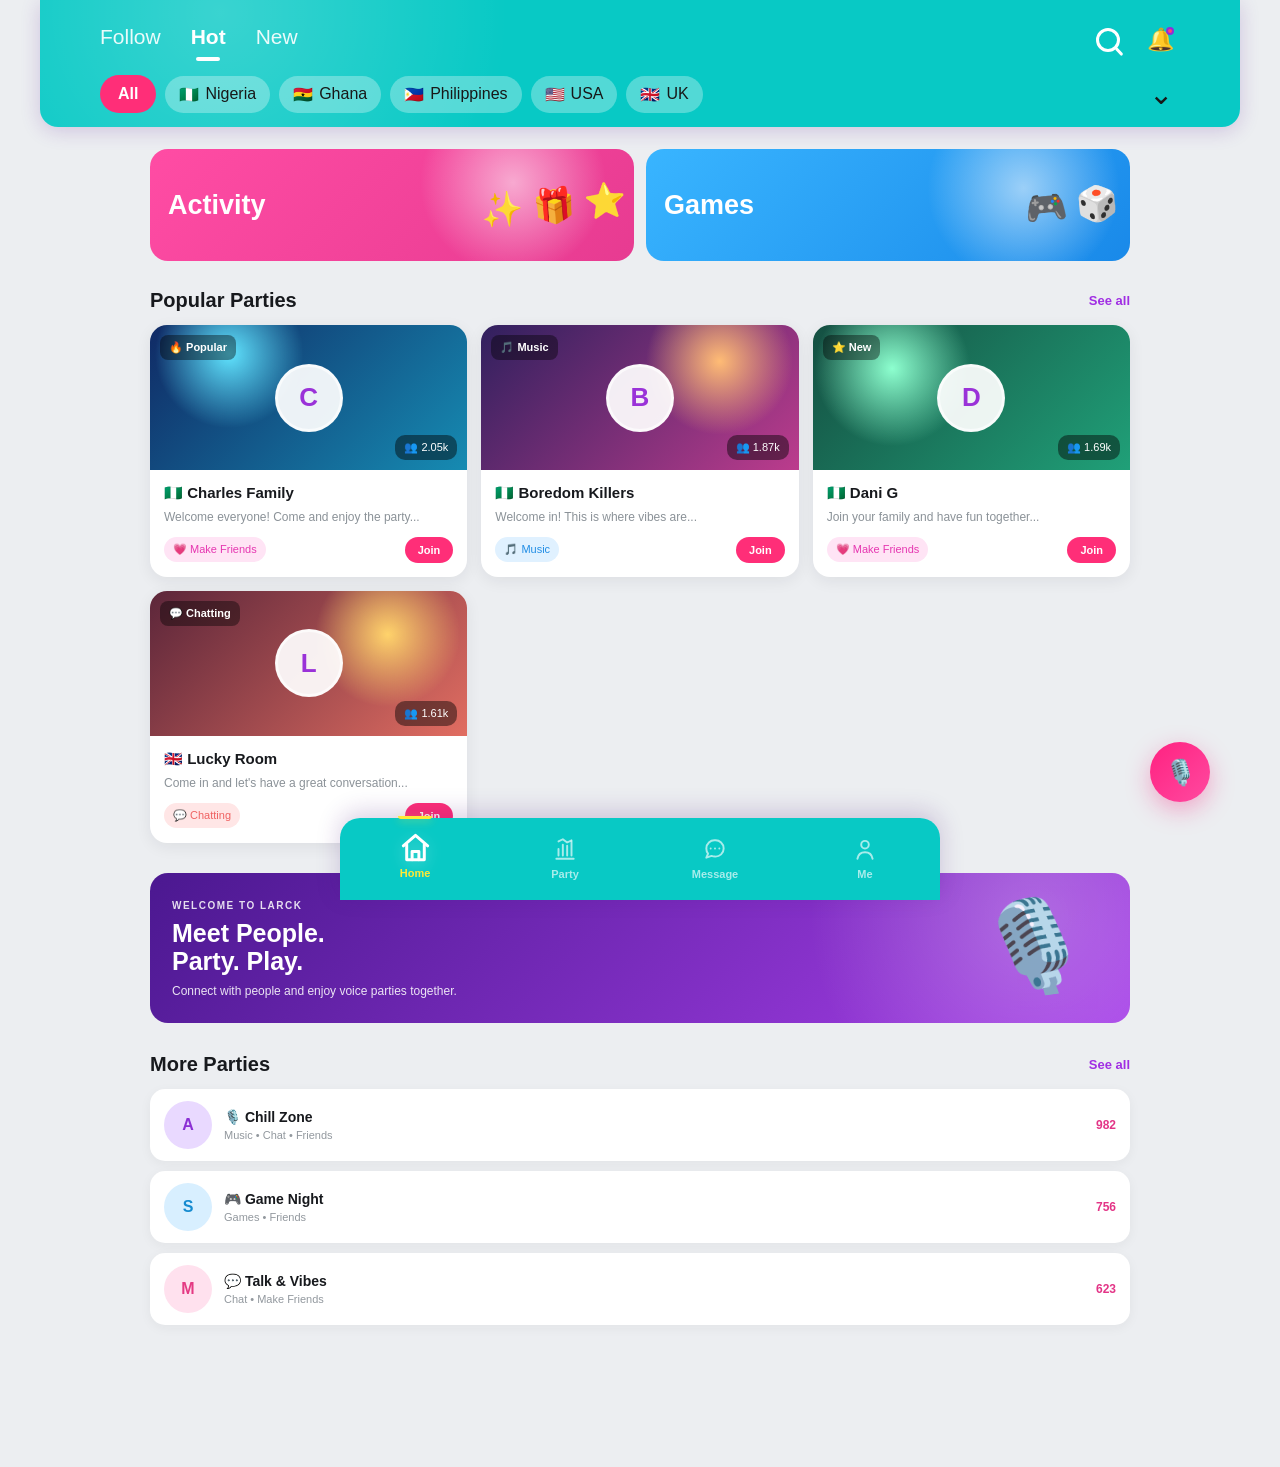
<file: page2.html>
<!DOCTYPE html>
<html lang="en">

<head>
    <meta charset="UTF-8">
    <meta name="viewport" content="width=device-width, initial-scale=1.0">

    <title>LARCK - Home</title>

    <link rel="stylesheet" href="page2.css">
</head>

<body>

    <!-- =====================================
         TOP AREA
    ====================================== -->

    <header class="home-header">

        <div class="top-navigation">

            <div class="home-tabs">

                <button class="top-tab" data-tab="follow">
                    Follow
                </button>

                <button class="top-tab active" data-tab="hot">
                    Hot
                </button>

                <button class="top-tab" data-tab="new">
                    New
                </button>

            </div>


            <div class="header-icons">

                <button class="icon-button" id="searchButton">
                    <span class="search-icon"></span>
                </button>

                <button class="icon-button" id="notificationButton">
                    <span class="notification-icon">🔔</span>
                    <span class="notification-dot"></span>
                </button>

            </div>

        </div>


        <!-- =====================================
             COUNTRY FILTER
        ====================================== -->

        <div class="country-area">

            <button class="country-all active" id="allCountryButton">
                All
            </button>


            <div class="country-scroll" id="countryScroll">

                <button class="country-button">
                    🇳🇬 <span>Nigeria</span>
                </button>

                <button class="country-button">
                    🇬🇭 <span>Ghana</span>
                </button>

                <button class="country-button">
                    🇵🇭 <span>Philippines</span>
                </button>

                <button class="country-button">
                    🇺🇸 <span>USA</span>
                </button>

                <button class="country-button">
                    🇬🇧 <span>UK</span>
                </button>

            </div>


            <button class="country-more" id="countryMoreButton">
               ⌄
            </button>

        </div>

    </header>


    <!-- =====================================
         MAIN CONTENT
    ====================================== -->

    <main class="home-content">


        <!-- =====================================
             FEATURE CARDS
        ====================================== -->

        <section class="feature-section">

            <button class="feature-card activity-card" id="activityButton">

                <div class="feature-text">
                    Activity
                </div>

                <div class="feature-illustration activity-art">
                    ✨
                    🎁
                    ⭐
                </div>

            </button>


            <button class="feature-card games-card" id="gamesButton">

                <div class="feature-text">
                    Games
                </div>

                <div class="feature-illustration games-art">
                    🎮
                    🎲
                </div>

            </button>

        </section>


        <!-- =====================================
             POPULAR PARTY
        ====================================== -->

        <section class="home-section">

            <div class="section-title">

                <h2>Popular Parties</h2>

                <button class="see-all-button" id="popularSeeAll">
                    See all
                </button>

            </div>


            <div class="party-grid">


                <!-- PARTY CARD 1 -->

                <article class="home-party-card">

                    <div class="party-cover cover-one">

                        <span class="party-badge">
                            🔥 Popular
                        </span>

                        <div class="room-host-avatar">
                            C
                        </div>

                        <span class="room-viewers">
                            👥 2.05k
                        </span>

                    </div>


                    <div class="party-card-content">

                        <div class="party-title-row">

                            <h3>
                                🇳🇬 Charles Family
                            </h3>

                        </div>

                        <p class="party-description">
                            Welcome everyone! Come and enjoy the party...
                        </p>


                        <div class="party-bottom">

                            <span class="party-category friends">
                                💗 Make Friends
                            </span>

                            <button class="join-room">
                                Join
                            </button>

                        </div>

                    </div>

                </article>


                <!-- PARTY CARD 2 -->

                <article class="home-party-card">

                    <div class="party-cover cover-two">

                        <span class="party-badge">
                            🎵 Music
                        </span>

                        <div class="room-host-avatar">
                            B
                        </div>

                        <span class="room-viewers">
                            👥 1.87k
                        </span>

                    </div>


                    <div class="party-card-content">

                        <h3>
                            🇳🇬 Boredom Killers
                        </h3>

                        <p class="party-description">
                            Welcome in! This is where vibes are...
                        </p>


                        <div class="party-bottom">

                            <span class="party-category music">
                                🎵 Music
                            </span>

                            <button class="join-room">
                                Join
                            </button>

                        </div>

                    </div>

                </article>


                <!-- PARTY CARD 3 -->

                <article class="home-party-card">

                    <div class="party-cover cover-three">

                        <span class="party-badge">
                            ⭐ New
                        </span>

                        <div class="room-host-avatar">
                            D
                        </div>

                        <span class="room-viewers">
                            👥 1.69k
                        </span>

                    </div>


                    <div class="party-card-content">

                        <h3>
                            🇳🇬 Dani G
                        </h3>

                        <p class="party-description">
                            Join your family and have fun together...
                        </p>


                        <div class="party-bottom">

                            <span class="party-category friends">
                                💗 Make Friends
                            </span>

                            <button class="join-room">
                                Join
                            </button>

                        </div>

                    </div>

                </article>


                <!-- PARTY CARD 4 -->

                <article class="home-party-card">

                    <div class="party-cover cover-four">

                        <span class="party-badge">
                            💬 Chatting
                        </span>

                        <div class="room-host-avatar">
                            L
                        </div>

                        <span class="room-viewers">
                            👥 1.61k
                        </span>

                    </div>


                    <div class="party-card-content">

                        <h3>
                            🇬🇧 Lucky Room
                        </h3>

                        <p class="party-description">
                            Come in and let's have a great conversation...
                        </p>


                        <div class="party-bottom">

                            <span class="party-category chatting">
                                💬 Chatting
                            </span>

                            <button class="join-room">
                                Join
                            </button>

                        </div>

                    </div>

                </article>


            </div>

        </section>


        <!-- =====================================
             PROMOTIONAL BANNER
        ====================================== -->

        <section class="promo-section">

            <div class="promo-banner">

                <div class="promo-content">

                    <span class="promo-small">
                        WELCOME TO LARCK
                    </span>

                    <h2>
                        Meet People.<br>
                        Party. Play.
                    </h2>

                    <p>
                        Connect with people and enjoy
                        voice parties together.
                    </p>

                </div>


                <div class="promo-symbol">
                    🎙️
                </div>

            </div>

        </section>


        <!-- =====================================
             MORE PARTIES
        ====================================== -->

        <section class="home-section">

            <div class="section-title">

                <h2>More Parties</h2>

                <button class="see-all-button">
                    See all
                </button>

            </div>


            <div class="compact-party-list">

                <div class="compact-party">

                    <div class="compact-avatar">
                        A
                    </div>

                    <div class="compact-info">

                        <h3>
                            🎙️ Chill Zone
                        </h3>

                        <p>
                            Music • Chat • Friends
                        </p>

                    </div>

                    <span class="compact-viewers">
                        982
                    </span>

                </div>


                <div class="compact-party">

                    <div class="compact-avatar avatar-two">
                        S
                    </div>

                    <div class="compact-info">

                        <h3>
                            🎮 Game Night
                        </h3>

                        <p>
                            Games • Friends
                        </p>

                    </div>

                    <span class="compact-viewers">
                        756
                    </span>

                </div>


                <div class="compact-party">

                    <div class="compact-avatar avatar-three">
                        M
                    </div>

                    <div class="compact-info">

                        <h3>
                            💬 Talk & Vibes
                        </h3>

                        <p>
                            Chat • Make Friends
                        </p>

                    </div>

                    <span class="compact-viewers">
                        623
                    </span>

                </div>

            </div>

        </section>


    </main>


    <!-- =====================================
         CREATE PARTY BUTTON
    ====================================== -->

    <button class="create-party-button" id="createPartyButton">

        <span>🎙️</span>

    </button>


    <!-- =====================================
     FANCY BOTTOM NAVIGATION
====================================== -->

<nav class="bottom-navigation">

    <!-- HOME -->

    <button class="bottom-nav-item active" data-page="home">

        <span class="bottom-icon">

            <svg viewBox="0 0 24 24" aria-hidden="true">
                <path d="M3 10.8L12 3l9 7.8"></path>
                <path d="M5.5 9.8V21h13V9.8"></path>
                <path d="M9.5 21v-6h5v6"></path>
            </svg>

        </span>

        <span class="bottom-label">
            Home
        </span>

    </button>


    <!-- PARTY -->

    <button class="bottom-nav-item" data-page="party">

        <span class="bottom-icon">

            <svg viewBox="0 0 24 24" aria-hidden="true">
                <path d="M4 21h16"></path>
                <path d="M6 18v-6"></path>
                <path d="M10 18V8"></path>
                <path d="M14 18v-9"></path>
                <path d="M18 18V5"></path>
                <path d="M6 5l4-2 4 3 4-2"></path>
            </svg>

        </span>

        <span class="bottom-label">
            Party
        </span>

    </button>


    <!-- MESSAGE -->

    <button class="bottom-nav-item" data-page="message">

        <span class="bottom-icon">

            <svg viewBox="0 0 24 24" aria-hidden="true">
                <path d="M20 11.5a7.5 7.5 0 0 1-8 7.5
                         8.6 8.6 0 0 1-3.2-.6
                         L4 20l1.6-3.8
                         A7.1 7.1 0 0 1 4 11.5
                         7.5 7.5 0 0 1 12 4
                         7.5 7.5 0 0 1 20 11.5Z">
                </path>

                <path d="M8 11.5h.01"></path>
                <path d="M12 11.5h.01"></path>
                <path d="M16 11.5h.01"></path>
            </svg>

        </span>

        <span class="bottom-label">
            Message
        </span>

    </button>


    <!-- ME -->

    <button class="bottom-nav-item" data-page="me">

        <span class="bottom-icon">

            <svg viewBox="0 0 24 24" aria-hidden="true">
                <circle cx="12" cy="8" r="3.5"></circle>
                <path d="M5 21c.7-4 3.2-6 7-6s6.3 2 7 6"></path>
            </svg>

        </span>

        <span class="bottom-label">
            Me
        </span>

    </button>

</nav>

    <!-- =====================================
         COUNTRY POPUP
    ====================================== -->

    <div class="popup-overlay" id="countryPopup">

        <div class="country-popup">

            <button class="popup-close" id="closeCountryPopup">
                ×
            </button>

            <h2>Select Country</h2>

            <p>
                Discover parties from different countries.
            </p>


            <div class="all-countries">

                <button>🌍 All</button>
                <button>🇳🇬 Nigeria</button>
                <button>🇬🇭 Ghana</button>
                <button>🇰🇪 Kenya</button>
                <button>🇿🇦 South Africa</button>
                <button>🇺🇸 United States</button>
                <button>🇬🇧 United Kingdom</button>
                <button>🇨🇦 Canada</button>
                <button>🇵🇭 Philippines</button>
                <button>🇮🇳 India</button>
                <button>🇨🇳 China</button>
                <button>🇯🇵 Japan</button>
                <button>🇰🇷 South Korea</button>
                <button>🇦🇪 United Arab Emirates</button>
                <button>🇸🇦 Saudi Arabia</button>
                <button>🇹🇷 Turkey</button>
                <button>🇩🇪 Germany</button>
                <button>🇫🇷 France</button>
                <button>🇮🇹 Italy</button>
                <button>🇪🇸 Spain</button>

            </div>

        </div>

    </div>


    <!-- =====================================
         SEARCH POPUP
    ====================================== -->

    <div class="popup-overlay" id="searchPopup">

        <div class="search-popup">

            <button class="popup-close" id="closeSearchPopup">
                ×
            </button>

            <h2>Search LARCK</h2>

            <div class="search-box">

                <span class="search-icon"></span>

                <input
                    type="text"
                    id="searchInput"
                    placeholder="Search parties or people..."
                >

            </div>

            <p id="searchMessage">
                Search for a party, host or room.
            </p>

        </div>

    </div>


    <!-- =====================================
         JAVASCRIPT
    ====================================== -->

    <script src="page2.js"></script>

    <script src="room-presence.js"></script>

</body>

</html>
</file>
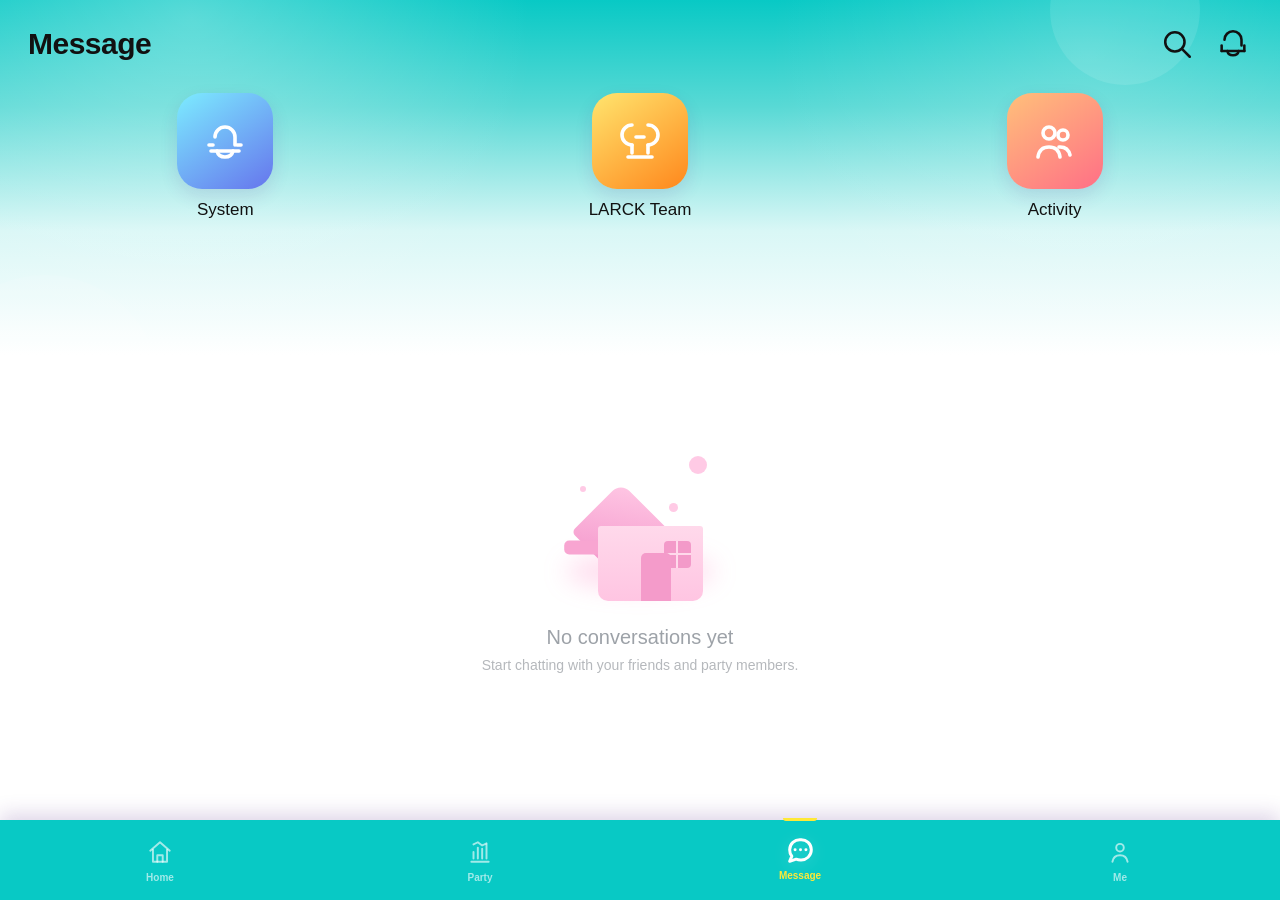
<file: page4.html>
<!DOCTYPE html>
<html lang="en">

<head>

    <meta charset="UTF-8">

    <meta
        name="viewport"
        content="width=device-width, initial-scale=1.0"
    >

    <title>LARCK - Messages</title>

    <link rel="stylesheet" href="page4.css">

</head>


<body>


<!-- =========================================
     MESSAGE HEADER
========================================= -->

<header class="message-header">

    <div class="message-top">

        <h1>
            Message
        </h1>


        <div class="message-actions">

            <!-- SEARCH -->

            <button
                class="message-action"
                id="searchButton"
                aria-label="Search"
            >

                <svg viewBox="0 0 24 24">

                    <circle
                        cx="10.5"
                        cy="10.5"
                        r="6.8"
                    ></circle>

                    <path
                        d="M16 16l5 5"
                    ></path>

                </svg>

            </button>


            <!-- NOTIFICATION / SYSTEM -->

            <button
                class="message-action"
                id="notificationButton"
                aria-label="Notifications"
            >

                <svg viewBox="0 0 24 24">

                    <path
                        d="M6 9a6 6 0 0 1 12 0v4"
                    ></path>

                    <path
                        d="M4 17h16"
                    ></path>

                    <path
                        d="M8 17c.4 2 1.7 3 4 3s3.6-1 4-3"
                    ></path>

                    <path
                        d="M4 13v4"
                    ></path>

                    <path
                        d="M20 13v4"
                    ></path>

                </svg>

            </button>

        </div>

    </div>


    <!-- =====================================
         SPECIAL MESSAGE SHORTCUTS
    ====================================== -->

    <div class="message-shortcuts">


        <!-- SYSTEM -->

        <button
            class="shortcut-item"
            id="systemShortcut"
        >

            <div class="shortcut-icon system-icon">

                <svg viewBox="0 0 24 24">

                    <path
                        d="M7 10a5 5 0 0 1 10 0v4"
                    ></path>

                    <path
                        d="M5 17h14"
                    ></path>

                    <path
                        d="M8 17c.5 2 1.8 3 4 3s3.5-1 4-3"
                    ></path>

                    <path
                        d="M4 14h2"
                    ></path>

                    <path
                        d="M18 14h2"
                    ></path>

                </svg>

            </div>

            <span>
                System
            </span>

        </button>



        <!-- LARCK TEAM -->

        <button
            class="shortcut-item"
            id="teamShortcut"
        >

            <div class="shortcut-icon team-icon">

                <svg viewBox="0 0 24 24">

                    <path
                        d="M8 14a5 5 0 0 1 0-10"
                    ></path>

                    <path
                        d="M16 14a5 5 0 0 0 0-10"
                    ></path>

                    <path
                        d="M8 14v4"
                    ></path>

                    <path
                        d="M16 14v4"
                    ></path>

                    <path
                        d="M6 20h12"
                    ></path>

                    <path
                        d="M10 10h4"
                    ></path>

                </svg>

            </div>

            <span>
                LARCK Team
            </span>

        </button>



        <!-- ACTIVITY -->

        <button
            class="shortcut-item"
            id="activityShortcut"
        >

            <div class="shortcut-icon activity-icon">

                <svg viewBox="0 0 24 24">

                    <circle
                        cx="9"
                        cy="8"
                        r="3"
                    ></circle>

                    <circle
                        cx="16"
                        cy="9"
                        r="2.5"
                    ></circle>

                    <path
                        d="M3.5 20c.5-3.5 2.5-5 5.5-5s5 1.5 5.5 5"
                    ></path>

                    <path
                        d="M14 15c2.7-.2 4.8 1.2 5.5 4"
                    ></path>

                </svg>

            </div>

            <span>
                Activity
            </span>

        </button>


    </div>

</header>



<!-- =========================================
     MAIN MESSAGE AREA
========================================= -->

<main class="message-content">


    <!-- EMPTY CONVERSATION STATE -->

    <section
        class="empty-messages"
        id="emptyMessages"
    >

        <div class="empty-illustration">

            <div class="house-glow"></div>


            <div class="house">

                <div class="house-roof"></div>

                <div class="house-body">

                    <div class="house-window"></div>

                    <div class="house-door"></div>

                </div>

            </div>


            <span class="floating-dot dot-one"></span>

            <span class="floating-dot dot-two"></span>

            <span class="floating-dot dot-three"></span>

        </div>


        <h2>
            No conversations yet
        </h2>

        <p>
            Start chatting with your friends
            and party members.
        </p>

    </section>



    <!-- =====================================
         CONVERSATION LIST
         Hidden until conversations exist
    ====================================== -->

    <section
        class="conversation-list"
        id="conversationList"
    >

        <!-- Conversations will be added here
             when the LARCK messaging system
             is connected. -->

    </section>

</main>



<!-- =========================================
     SEARCH POPUP
========================================= -->

<div
    class="popup-overlay"
    id="searchPopup"
>

    <div class="search-card">

        <button
            class="close-popup"
            id="closeSearch"
        >
            ×
        </button>

        <h2>
            Search Messages
        </h2>

        <div class="search-box">

            <svg viewBox="0 0 24 24">

                <circle
                    cx="10.5"
                    cy="10.5"
                    r="6.8"
                ></circle>

                <path
                    d="M16 16l5 5"
                ></path>

            </svg>

            <input
                type="text"
                id="messageSearch"
                placeholder="Search conversations..."
            >

        </div>

        <p id="searchMessage">
            Search for a friend or conversation.
        </p>

    </div>

</div>



<!-- =========================================
     SYSTEM POPUP
========================================= -->

<div
    class="popup-overlay"
    id="systemPopup"
>

    <div class="info-card">

        <button
            class="close-popup"
            id="closeSystem"
        >
            ×
        </button>

        <div class="info-card-icon system-icon">

            <svg viewBox="0 0 24 24">

                <path
                    d="M7 10a5 5 0 0 1 10 0v4"
                ></path>

                <path
                    d="M5 17h14"
                ></path>

                <path
                    d="M8 17c.5 2 1.8 3 4 3s3.5-1 4-3"
                ></path>

            </svg>

        </div>

        <h2>
            System
        </h2>

        <p>
            LARCK system notifications and
            important account updates will
            appear here.
        </p>

    </div>

</div>



<!-- =========================================
     LARCK TEAM POPUP
========================================= -->

<div
    class="popup-overlay"
    id="teamPopup"
>

    <div class="info-card">

        <button
            class="close-popup"
            id="closeTeam"
        >
            ×
        </button>

        <div class="info-card-icon team-icon">

            <svg viewBox="0 0 24 24">

                <path
                    d="M8 14a5 5 0 0 1 0-10"
                ></path>

                <path
                    d="M16 14a5 5 0 0 0 0-10"
                ></path>

                <path
                    d="M8 14v4"
                ></path>

                <path
                    d="M16 14v4"
                ></path>

                <path
                    d="M6 20h12"
                ></path>

            </svg>

        </div>

        <h2>
            LARCK Team
        </h2>

        <p>
            Official messages, support and
            important announcements from
            the LARCK team will appear here.
        </p>

    </div>

</div>



<!-- =========================================
     ACTIVITY POPUP
========================================= -->

<div
    class="popup-overlay"
    id="activityPopup"
>

    <div class="info-card">

        <button
            class="close-popup"
            id="closeActivity"
        >
            ×
        </button>

        <div class="info-card-icon activity-icon">

            <svg viewBox="0 0 24 24">

                <circle
                    cx="9"
                    cy="8"
                    r="3"
                ></circle>

                <circle
                    cx="16"
                    cy="9"
                    r="2.5"
                ></circle>

                <path
                    d="M3.5 20c.5-3.5 2.5-5 5.5-5s5 1.5 5.5 5"
                ></path>

            </svg>

        </div>

        <h2>
            Activity
        </h2>

        <p>
            New followers, gifts, party
            invitations and other activities
            will appear here.
        </p>

    </div>

</div>



<!-- =========================================
     BOTTOM NAVIGATION
========================================= -->

<nav class="bottom-navigation">


    <!-- HOME -->

    <button
        class="bottom-nav-item"
        data-page="home"
    >

        <span class="bottom-icon">

            <svg viewBox="0 0 24 24">

                <path
                    d="M3 10.8L12 3l9 7.8"
                ></path>

                <path
                    d="M5.5 9.8V21h13V9.8"
                ></path>

                <path
                    d="M9.5 21v-6h5v6"
                ></path>

            </svg>

        </span>

        <span class="bottom-label">
            Home
        </span>

    </button>



    <!-- PARTY -->

    <button
        class="bottom-nav-item"
        data-page="party"
    >

        <span class="bottom-icon">

            <svg viewBox="0 0 24 24">

                <path
                    d="M4 21h16"
                ></path>

                <path
                    d="M6 18v-6"
                ></path>

                <path
                    d="M10 18V8"
                ></path>

                <path
                    d="M14 18v-9"
                ></path>

                <path
                    d="M18 18V5"
                ></path>

                <path
                    d="M6 5l4-2 4 3 4-2"
                ></path>

            </svg>

        </span>

        <span class="bottom-label">
            Party
        </span>

    </button>



    <!-- MESSAGE -->

    <button
        class="bottom-nav-item active"
        data-page="message"
    >

        <span class="bottom-icon">

            <svg viewBox="0 0 24 24">

                <path
                    d="M20 11.5a7.5 7.5 0 0 1-8 7.5
                    8.6 8.6 0 0 1-3.2-.6
                    L4 20l1.6-3.8
                    A7.1 7.1 0 0 1 4 11.5
                    7.5 7.5 0 0 1 12 4
                    7.5 7.5 0 0 1 20 11.5Z"
                ></path>

                <path
                    d="M8 11.5h.01"
                ></path>

                <path
                    d="M12 11.5h.01"
                ></path>

                <path
                    d="M16 11.5h.01"
                ></path>

            </svg>

        </span>

        <span class="bottom-label">
            Message
        </span>

    </button>



    <!-- ME -->

    <button
        class="bottom-nav-item"
        data-page="me"
    >

        <span class="bottom-icon">

            <svg viewBox="0 0 24 24">

                <circle
                    cx="12"
                    cy="8"
                    r="3.5"
                ></circle>

                <path
                    d="M5 21c.7-4 3.2-6 7-6
                    s6.3 2 7 6"
                ></path>

            </svg>

        </span>

        <span class="bottom-label">
            Me
        </span>

    </button>

</nav>



<script src="page4.js"></script>
<script src="room-presence.js"></script>

</body>

</html>
</file>
<file: page2.css>
/* =========================================
   LARCK HOME
========================================= */

* {
    margin: 0;
    padding: 0;
    box-sizing: border-box;
}

html {
    scroll-behavior: smooth;
}

body {
    font-family: Arial, Helvetica, sans-serif;
    background: #f5f6f8;
    color: #17191d;
    min-height: 100vh;
    padding-bottom: 82px;
}


/* =========================================
   HEADER
========================================= */

.home-header {
    width: 100%;
    position: sticky;
    top: 0;
    z-index: 50;

    background:
        radial-gradient(
            circle at 15% 10%,
            rgba(255, 255, 255, 0.20),
            transparent 28%
        ),
        linear-gradient(
            145deg,
            #08c9c5,
            #08c9c5 50%,
            #08c9c5
        );

    color: white;
    padding: 18px 18px 14px;

    box-shadow: 0 4px 20px rgba(90, 30, 150, 0.20);
}


/* =========================================
   TOP NAVIGATION
========================================= */

.top-navigation {
    display: flex;
    align-items: center;
    justify-content: space-between;
}

.home-tabs {
    display: flex;
    align-items: center;
    gap: 30px;
}

.top-tab {
    border: none;
    background: transparent;
    color: rgba(255, 255, 255, 0.90);

    font-size: 21px;
    font-weight: 500;

    padding: 7px 0 13px;

    position: relative;
    cursor: pointer;
}

.top-tab.active {
    color: white;
    font-weight: 700;
}

.top-tab.active::after {
    content: "";

    position: absolute;
    left: 50%;
    bottom: 1px;

    width: 24px;
    height: 4px;

    transform: translateX(-50%);

    background: white;

    border-radius: 10px;
}


.header-icons {
    display: flex;
    align-items: center;
    gap: 12px;
}

.icon-button {
    width: 40px;
    height: 40px;

    border: none;
    background: transparent;

    color: white;

    display: flex;
    align-items: center;
    justify-content: center;

    cursor: pointer;

    position: relative;
}


/* SEARCH ICON */

.search-icon {
    width: 24px;
    height: 24px;

    border: 3px solid currentColor;

    border-radius: 50%;

    display: block;

    position: relative;
}

.search-icon::after {
    content: "";

    position: absolute;

    width: 10px;
    height: 3px;

    background: currentColor;

    right: -7px;
    bottom: -4px;

    transform: rotate(48deg);

    border-radius: 5px;
}


/* NOTIFICATION */

.notification-icon {
    font-size: 22px;
}

.notification-dot {
    position: absolute;

    width: 8px;
    height: 8px;

    background: #ff426f;

    border-radius: 50%;

    top: 7px;
    right: 6px;

    border: 2px solid #8d2edb;
}


/* =========================================
   COUNTRY AREA
========================================= */

.country-area {
    display: flex;
    align-items: center;
    gap: 9px;

    margin-top: 13px;

    min-width: 0;
}

.country-all {
    flex-shrink: 0;

    border: none;

    background: #ff2e78;

    color: white;

    font-size: 16px;
    font-weight: 700;

    padding: 10px 18px;

    border-radius: 25px;

    cursor: pointer;
}

.country-scroll {
    display: flex;
    gap: 9px;

    overflow-x: auto;

    scrollbar-width: none;

    flex: 1;

    min-width: 0;
}

.country-scroll::-webkit-scrollbar {
    display: none;
}

.country-button {
    flex-shrink: 0;

    border: none;

    background: rgba(255, 255, 255, 0.30);

    color: #181818;

    padding: 9px 14px;

    border-radius: 25px;

    font-size: 16px;

    display: flex;
    align-items: center;

    gap: 6px;

    cursor: pointer;

    white-space: nowrap;
}

.country-more {
    flex-shrink: 0;

    width: 38px;
    height: 38px;

    border: none;

    background: transparent;

    color: #171717;

    font-size: 29px;

    cursor: pointer;
}


/* =========================================
   MAIN CONTENT
========================================= */

.home-content {
    width: 100%;
    max-width: 1100px;

    margin: auto;

    padding: 22px 18px 30px;
}


/* =========================================
   FEATURE CARDS
========================================= */

.feature-section {
    display: grid;

    grid-template-columns: 1fr 1fr;

    gap: 12px;

    margin-bottom: 28px;
}

.feature-card {
    height: 112px;

    border: none;

    border-radius: 18px;

    position: relative;

    overflow: hidden;

    display: flex;
    align-items: center;

    padding: 18px;

    cursor: pointer;

    text-align: left;

    transition: transform 0.2s ease;
}

.feature-card:hover {
    transform: translateY(-3px);
}

.activity-card {
    background:
        radial-gradient(
            circle at 75% 30%,
            rgba(255,255,255,.55),
            transparent 25%
        ),
        linear-gradient(
            135deg,
            #ff4ca4,
            #e73b91
        );
}

.games-card {
    background:
        radial-gradient(
            circle at 78% 35%,
            rgba(255,255,255,.55),
            transparent 25%
        ),
        linear-gradient(
            135deg,
            #39b5ff,
            #1989e9
        );
}

.feature-text {
    color: white;

    font-size: 27px;

    font-weight: 700;

    z-index: 2;
}

.feature-illustration {
    position: absolute;

    right: 8px;

    font-size: 34px;

    display: flex;
    align-items: center;

    gap: 4px;

    transform: rotate(-5deg);
}

.activity-art {
    right: 8px;
}

.games-art {
    right: 12px;
}


/* =========================================
   SECTION HEADINGS
========================================= */

.home-section {
    margin-bottom: 30px;
}

.section-title {
    display: flex;

    align-items: center;
    justify-content: space-between;

    margin-bottom: 13px;
}

.section-title h2 {
    font-size: 20px;
}

.see-all-button {
    border: none;

    background: transparent;

    color: #a02ee3;

    font-size: 13px;

    font-weight: 700;

    cursor: pointer;
}


/* =========================================
   PARTY GRID
========================================= */

.party-grid {
    display: grid;

    grid-template-columns: repeat(2, 1fr);

    gap: 14px;
}

.home-party-card {
    background: white;

    border-radius: 17px;

    overflow: hidden;

    box-shadow:
        0 4px 16px rgba(30, 30, 40, 0.07);

    transition: transform 0.2s ease;
}

.home-party-card:hover {
    transform: translateY(-3px);
}


/* =========================================
   PARTY COVER
========================================= */

.party-cover {
    height: 145px;

    position: relative;

    display: flex;

    align-items: center;
    justify-content: center;

    overflow: hidden;
}

.cover-one {
    background:
        radial-gradient(
            circle at 25% 20%,
            #60e4ff,
            transparent 28%
        ),
        linear-gradient(
            135deg,
            #102a65,
            #168bb2
        );
}

.cover-two {
    background:
        radial-gradient(
            circle at 75% 25%,
            #ffbc75,
            transparent 28%
        ),
        linear-gradient(
            135deg,
            #30205e,
            #bc3c8d
        );
}

.cover-three {
    background:
        radial-gradient(
            circle at 25% 30%,
            #8dffcf,
            transparent 30%
        ),
        linear-gradient(
            135deg,
            #154f42,
            #20a078
        );
}

.cover-four {
    background:
        radial-gradient(
            circle at 75% 30%,
            #ffd36b,
            transparent 28%
        ),
        linear-gradient(
            135deg,
            #5c263a,
            #e16d61
        );
}

.party-badge {
    position: absolute;

    left: 10px;
    top: 10px;

    padding: 6px 9px;

    background: rgba(0, 0, 0, 0.40);

    color: white;

    border-radius: 8px;

    font-size: 11px;

    font-weight: 700;
}

.room-host-avatar {
    width: 68px;
    height: 68px;

    border-radius: 50%;

    background: rgba(255, 255, 255, 0.92);

    color: #9a32d8;

    border: 3px solid rgba(255,255,255,.65);

    display: flex;
    align-items: center;
    justify-content: center;

    font-size: 26px;
    font-weight: 800;
}

.room-viewers {
    position: absolute;

    right: 10px;
    bottom: 10px;

    padding: 6px 9px;

    border-radius: 10px;

    background: rgba(0, 0, 0, 0.45);

    color: white;

    font-size: 11px;
}


/* =========================================
   PARTY INFORMATION
========================================= */

.party-card-content {
    padding: 14px;
}

.party-card-content h3 {
    font-size: 15px;

    margin-bottom: 7px;

    white-space: nowrap;

    overflow: hidden;

    text-overflow: ellipsis;
}

.party-description {
    color: #8b9298;

    font-size: 12px;

    line-height: 1.4;

    margin-bottom: 11px;

    white-space: nowrap;

    overflow: hidden;

    text-overflow: ellipsis;
}

.party-bottom {
    display: flex;

    align-items: center;
    justify-content: space-between;

    gap: 7px;
}

.party-category {
    font-size: 11px;

    padding: 6px 9px;

    border-radius: 15px;

    white-space: nowrap;
}

.friends {
    background: #ffe4f5;
    color: #e637b1;
}

.music {
    background: #e0f1ff;
    color: #228ee5;
}

.chatting {
    background: #ffe6e6;
    color: #ef6262;
}

.join-room {
    border: none;

    background: #ff2e78;

    color: white;

    padding: 7px 13px;

    border-radius: 17px;

    font-size: 11px;

    font-weight: 700;

    cursor: pointer;
}


/* =========================================
   PROMOTIONAL BANNER
========================================= */

.promo-section {
    margin-bottom: 30px;
}

.promo-banner {
    width: 100%;

    min-height: 150px;

    border-radius: 18px;

    overflow: hidden;

    position: relative;

    display: flex;
    align-items: center;

    padding: 22px;

    color: white;

    background:
        radial-gradient(
            circle at 90% 30%,
            rgba(255, 255, 255, .25),
            transparent 25%
        ),
        linear-gradient(
            135deg,
            #4b1890,
            #a63fe8
        );
}

.promo-content {
    position: relative;
    z-index: 2;
}

.promo-small {
    font-size: 10px;

    letter-spacing: 1.5px;

    font-weight: 700;

    opacity: .85;
}

.promo-content h2 {
    font-size: 25px;

    line-height: 1.1;

    margin: 7px 0;
}

.promo-content p {
    max-width: 330px;

    font-size: 12px;

    line-height: 1.5;

    opacity: .88;
}

.promo-symbol {
    position: absolute;

    right: 40px;

    font-size: 90px;

    opacity: .9;

    transform: rotate(-8deg);
}


/* =========================================
   COMPACT PARTY LIST
========================================= */

.compact-party-list {
    display: flex;

    flex-direction: column;

    gap: 10px;
}

.compact-party {
    background: white;

    border-radius: 15px;

    padding: 12px 14px;

    display: flex;

    align-items: center;

    gap: 12px;

    box-shadow:
        0 3px 12px rgba(30,30,40,.05);

    cursor: pointer;
}

.compact-avatar {
    width: 48px;
    height: 48px;

    flex-shrink: 0;

    border-radius: 50%;

    display: flex;
    align-items: center;
    justify-content: center;

    background: #e9d9ff;

    color: #8b30d4;

    font-weight: 800;
}

.avatar-two {
    background: #d8efff;
    color: #168bd0;
}

.avatar-three {
    background: #ffe1ee;
    color: #e43a83;
}

.compact-info {
    flex: 1;

    min-width: 0;
}

.compact-info h3 {
    font-size: 14px;

    margin-bottom: 4px;
}

.compact-info p {
    color: #92989e;

    font-size: 11px;
}

.compact-viewers {
    color: #e33587;

    font-size: 12px;

    font-weight: 700;
}


/* =========================================
   CREATE PARTY BUTTON
========================================= */

.create-party-button {
    position: fixed;

    right: 22px;
    bottom: 98px;

    width: 60px;
    height: 60px;

    border: none;

    border-radius: 50%;

    background:
        linear-gradient(
            135deg,
            #ff2180,
            #ff4aa0
        );

    color: white;

    display: flex;
    align-items: center;
    justify-content: center;

    font-size: 25px;

    box-shadow:
        0 8px 25px rgba(245, 34, 125, .35);

    cursor: pointer;

    z-index: 90;

    transition: transform .2s ease;
}

.create-party-button:hover {
    transform: scale(1.08);
}


/* =========================================
   FANCY BOTTOM NAVIGATION
========================================= */

.bottom-navigation {
    position: fixed;

    left: 0;
    bottom: 0;

    width: 100%;
    height: 82px;

    background:
        linear-gradient(
            135deg,
            #08c9c5,
            #08c9c5
        );

    display: grid;

    grid-template-columns: repeat(4, 1fr);

    z-index: 100;

    box-shadow:
        0 -6px 25px rgba(70, 20, 120, 0.20);

    padding-bottom: 4px;
}


/* =========================================
   NAV ITEM
========================================= */

.bottom-nav-item {
    border: none;

    background: transparent;

    color: rgba(255, 255, 255, 0.65);

    display: flex;

    flex-direction: column;

    align-items: center;

    justify-content: center;

    gap: 5px;

    cursor: pointer;

    font-size: 11px;

    font-weight: 600;

    position: relative;

    transition:
        color 0.25s ease,
        transform 0.25s ease;
}


/* =========================================
   SVG ICON
========================================= */

.bottom-icon {
    width: 29px;
    height: 29px;

    display: flex;

    align-items: center;
    justify-content: center;

    transition:
        transform 0.25s ease,
        filter 0.25s ease;
}

.bottom-icon svg {
    width: 26px;
    height: 26px;

    fill: none;

    stroke: currentColor;

    stroke-width: 1.8;

    stroke-linecap: round;

    stroke-linejoin: round;

    transition:
        width 0.25s ease,
        height 0.25s ease,
        stroke-width 0.25s ease;
}


/* =========================================
   LABEL
========================================= */

.bottom-label {
    line-height: 1;

    transition:
        color 0.25s ease,
        transform 0.25s ease;
}


/* =========================================
   ACTIVE ITEM
========================================= */

.bottom-nav-item.active {
    color: #fff;

    transform: translateY(-2px);
}


/* ACTIVE ICON */

.bottom-nav-item.active .bottom-icon {
    transform: scale(1.12);

    filter:
        drop-shadow(
            0 3px 7px rgba(255, 255, 255, 0.30)
        );
}

.bottom-nav-item.active .bottom-icon svg {
    width: 29px;
    height: 29px;

    stroke-width: 2.2;
}


/* ACTIVE LABEL */

.bottom-nav-item.active .bottom-label {
    color: #ffe936;

    font-weight: 700;

    transform: translateY(1px);
}


/* =========================================
   ACTIVE INDICATOR
========================================= */

.bottom-nav-item.active::before {
    content: "";

    position: absolute;

    top: 0;

    width: 34px;
    height: 3px;

    background: #ffe936;

    border-radius: 0 0 8px 8px;

    box-shadow:
        0 2px 8px rgba(255, 233, 54, 0.45);
}


/* =========================================
   HOVER
========================================= */

.bottom-nav-item:hover {
    color: white;

    transform: translateY(-2px);
}

.bottom-nav-item:hover .bottom-icon {
    transform: scale(1.08);
}


/* =========================================
   MOBILE
========================================= */

@media (max-width: 600px) {

    .bottom-navigation {
        height: 78px;
    }

    .bottom-icon {
        width: 28px;
        height: 28px;
    }

    .bottom-icon svg {
        width: 25px;
        height: 25px;
    }

    .bottom-nav-item.active .bottom-icon svg {
        width: 28px;
        height: 28px;
    }

    .bottom-label {
        font-size: 10px;
    }
}


/* =========================================
   DESKTOP
========================================= */

@media (min-width: 1000px) {

    .bottom-navigation {
        max-width: 600px;

        left: 50%;

        transform: translateX(-50%);

        border-radius: 20px 20px 0 0;
    }

}
/* =========================================
   POPUPS
========================================= */

.popup-overlay {
    position: fixed;

    inset: 0;

    background: rgba(0,0,0,.60);

    display: none;

    align-items: center;
    justify-content: center;

    padding: 20px;

    z-index: 200;
}

.popup-overlay.show {
    display: flex;
}

.country-popup,
.search-popup {
    width: 100%;

    max-width: 430px;

    background: white;

    border-radius: 22px;

    padding: 25px;

    position: relative;

    max-height: 80vh;

    overflow-y: auto;
}

.popup-close {
    position: absolute;

    top: 13px;
    right: 17px;

    border: none;

    background: transparent;

    font-size: 30px;

    color: #777;

    cursor: pointer;
}

.country-popup h2,
.search-popup h2 {
    font-size: 22px;

    margin-bottom: 7px;
}

.country-popup > p,
.search-popup > p {
    color: #858b91;

    font-size: 13px;

    margin-bottom: 20px;
}

.all-countries {
    display: grid;

    grid-template-columns: 1fr 1fr;

    gap: 9px;
}

.all-countries button {
    border: none;

    background: #f2f4f6;

    padding: 12px 10px;

    border-radius: 12px;

    text-align: left;

    font-size: 13px;

    cursor: pointer;
}

.all-countries button:hover {
    background: #eee1fa;
}


/* SEARCH */

.search-box {
    height: 52px;

    border: 1px solid #ddd;

    border-radius: 15px;

    display: flex;

    align-items: center;

    gap: 12px;

    padding: 0 15px;

    margin-bottom: 15px;
}

.search-box .search-icon {
    color: #9b9b9b;

    width: 18px;
    height: 18px;

    border-width: 2px;

    flex-shrink: 0;
}

.search-box input {
    width: 100%;

    border: none;

    outline: none;

    font-size: 14px;
}


/* =========================================
   TABLET
========================================= */

@media (min-width: 700px) {

    .home-header {
        padding-left: 5%;
        padding-right: 5%;
    }

    .home-content {
        padding-left: 5%;
        padding-right: 5%;
    }

    .party-grid {
        grid-template-columns: repeat(3, 1fr);
    }

}


/* =========================================
   DESKTOP
========================================= */

@media (min-width: 1000px) {

    body {
        max-width: 1200px;

        margin: auto;

        background: #eceef1;
    }

    .home-header {
        border-radius: 0 0 18px 18px;
    }

    .bottom-navigation {
        max-width: 600px;

        left: 50%;

        transform: translateX(-50%);

        border-radius: 20px 20px 0 0;
    }

    .create-party-button {
        right: calc(50% - 570px);
    }

}


/* =========================================
   SMALL PHONES
========================================= */

@media (max-width: 390px) {

    .home-header {
        padding-left: 13px;
        padding-right: 13px;
    }

    .home-tabs {
        gap: 22px;
    }

    .top-tab {
        font-size: 19px;
    }

    .country-button {
        font-size: 14px;
        padding: 8px 12px;
    }

    .feature-card {
        height: 100px;
        padding: 14px;
    }

    .feature-text {
        font-size: 22px;
    }

    .feature-illustration {
        font-size: 27px;
    }

    .party-grid {
        grid-template-columns: 1fr;
    }

    .party-cover {
        height: 160px;
    }

    .promo-content h2 {
        font-size: 22px;
    }

    .promo-symbol {
        right: 15px;
        font-size: 70px;
    }

}
</file>
<file: page4.css>
/* =========================================
   LARCK MESSAGE PAGE
========================================= */

* {
    margin: 0;
    padding: 0;
    box-sizing: border-box;
}


html {
    scroll-behavior: smooth;
}


body {

    font-family:
        Arial,
        Helvetica,
        sans-serif;

    background: #ffffff;

    color: #17191d;

    min-height: 100vh;

    padding-bottom: 82px;
}


/* =========================================
   MESSAGE HEADER
========================================= */

.message-header {

    width: 100%;

    min-height: 355px;

    position: relative;

    overflow: hidden;

    color: #111;

    padding:
        25px
        28px
        25px;


   background:
    radial-gradient(
        circle at 15% 5%,
        rgba(255,255,255,.30),
        transparent 30%
    ),

    radial-gradient(
        circle at 85% 15%,
        rgba(255,255,255,.20),
        transparent 28%
    ),

    linear-gradient(
        180deg,
        #08c9c5 0%,
        #58d9d5 30%,
        #d9f7f6 65%,
        #ffffff 100%
    );
}


/* decorative circles */

.message-header::before {

    content: "";

    position: absolute;

    width: 150px;

    height: 150px;

    border-radius: 50%;

    background:
        rgba(255,255,255,.10);

    top: -65px;

    right: 80px;
}


.message-header::after {

    content: "";

    position: absolute;

    width: 230px;

    height: 230px;

    border-radius: 50%;

    background:
        rgba(255,255,255,.08);

    bottom: -150px;

    left: -70px;
}


/* =========================================
   TOP BAR
========================================= */

.message-top {

    position: relative;

    z-index: 2;

    display: flex;

    align-items: center;

    justify-content: space-between;
}


.message-top h1 {

    font-size: 30px;

    font-weight: 600;

    letter-spacing: -.5px;
}


.message-actions {

    display: flex;

    align-items: center;

    gap: 18px;
}


.message-action {

    width: 38px;

    height: 38px;

    border: none;

    background: transparent;

    color: #111;

    display: flex;

    align-items: center;

    justify-content: center;

    cursor: pointer;
}


.message-action svg {

    width: 34px;

    height: 34px;

    fill: none;

    stroke: currentColor;

    stroke-width: 1.8;

    stroke-linecap: round;

    stroke-linejoin: round;

    transition:
        transform .2s ease;
}


.message-action:hover svg {

    transform: scale(1.08);
}


/* =========================================
   MESSAGE SHORTCUTS
========================================= */

.message-shortcuts {

    position: relative;

    z-index: 2;

    display: grid;

    grid-template-columns:
        repeat(3, 1fr);

    gap: 20px;

    margin-top: 30px;
}


.shortcut-item {

    border: none;

    background: transparent;

    display: flex;

    flex-direction: column;

    align-items: center;

    gap: 11px;

    color: #111;

    font-size: 17px;

    font-weight: 500;

    cursor: pointer;
}


/* =========================================
   SHORTCUT ICON
========================================= */

.shortcut-icon {

    width: 96px;

    height: 96px;

    border-radius: 25px;

    display: flex;

    align-items: center;

    justify-content: center;

    box-shadow:
        0 7px 18px
        rgba(80,30,130,.12);

    transition:
        transform .2s ease;
}


.shortcut-item:hover
.shortcut-icon {

    transform:
        translateY(-4px)
        scale(1.03);
}


.shortcut-icon svg {

    width: 48px;

    height: 48px;

    fill: none;

    stroke: white;

    stroke-width: 1.8;

    stroke-linecap: round;

    stroke-linejoin: round;
}


/* SYSTEM */

.system-icon {

    background:
        linear-gradient(
            145deg,
            #7cecff,
            #6675ed
        );
}


/* LARCK TEAM */

.team-icon {

    background:
        linear-gradient(
            145deg,
            #ffe56e,
            #ff871c
        );
}


/* ACTIVITY */

.activity-icon {

    background:
        linear-gradient(
            145deg,
            #ffc07a,
            #ff6f86
        );
}


/* =========================================
   MAIN MESSAGE AREA
========================================= */

.message-content {

    min-height:
        calc(100vh - 437px);

    background: #ffffff;

    position: relative;
}


/* =========================================
   EMPTY STATE
========================================= */

.empty-messages {

    min-height:
        calc(100vh - 437px);

    display: flex;

    flex-direction: column;

    align-items: center;

    justify-content: center;

    padding:
        40px
        20px
        120px;

    text-align: center;
}


.empty-messages h2 {

    margin-top: 25px;

    font-size: 20px;

    color: #9da2a8;

    font-weight: 500;
}


.empty-messages p {

    margin-top: 8px;

    color: #b5b8bc;

    font-size: 14px;
}


/* =========================================
   EMPTY ILLUSTRATION
========================================= */

.empty-illustration {

    width: 190px;

    height: 180px;

    position: relative;

    display: flex;

    align-items: flex-end;

    justify-content: center;
}


/* PINK GLOW */

.house-glow {

    position: absolute;

    bottom: 12px;

    left: 20px;

    width: 150px;

    height: 35px;

    border-radius: 50%;

    background:
        rgba(255,99,177,.22);

    filter:
        blur(12px);
}


/* HOUSE */

.house {

    position: relative;

    width: 125px;

    height: 105px;

    z-index: 2;
}


/* ROOF */

.house-roof {

    position: absolute;

    top: 8px;

    left: 5px;

    width: 90px;

    height: 70px;

    background:
        linear-gradient(
            145deg,
            #ffc7e4,
            #f18bc5
        );

    transform:
        rotate(45deg);

    border-radius:
        12px 5px 5px 5px;
}


/* ROOF FRONT */

.house-roof::after {

    content: "";

    position: absolute;

    width: 88px;

    height: 14px;

    left: -7px;

    bottom: 8px;

    background: #f8a5d1;

    transform:
        rotate(-45deg);

    border-radius: 5px;
}


/* HOUSE BODY */

.house-body {

    position: absolute;

    left: 20px;

    bottom: 0;

    width: 105px;

    height: 75px;

    background:
        linear-gradient(
            180deg,
            #ffd9eb,
            #ffc5e2
        );

    border-radius:
        3px 3px 10px 10px;
}


/* DOOR */

.house-door {

    position: absolute;

    bottom: 0;

    left: 43px;

    width: 30px;

    height: 48px;

    background:
        #f49bca;

    border-radius:
        5px 5px 0 0;
}


/* WINDOW */

.house-window {

    position: absolute;

    top: 15px;

    right: 12px;

    width: 27px;

    height: 27px;

    background:
        #f39ac9;

    border-radius: 4px;
}


.house-window::before {

    content: "";

    position: absolute;

    top: 12px;

    left: 0;

    width: 100%;

    height: 2px;

    background: #ffd9eb;
}


.house-window::after {

    content: "";

    position: absolute;

    left: 12px;

    top: 0;

    width: 2px;

    height: 100%;

    background: #ffd9eb;
}


/* =========================================
   FLOATING DOTS
========================================= */

.floating-dot {

    position: absolute;

    border-radius: 50%;

    background:
        #ffb8dc;

    opacity: .75;
}


.dot-one {

    width: 18px;

    height: 18px;

    right: 28px;

    top: 35px;
}


.dot-two {

    width: 9px;

    height: 9px;

    right: 57px;

    top: 82px;
}


.dot-three {

    width: 6px;

    height: 6px;

    left: 35px;

    top: 65px;
}


/* =========================================
   CONVERSATION LIST
========================================= */

.conversation-list {

    display: none;

    padding:
        10px
        18px
        100px;
}


/* =========================================
   POPUPS
========================================= */

.popup-overlay {

    position: fixed;

    inset: 0;

    background:
        rgba(0,0,0,.58);

    display: none;

    align-items: center;

    justify-content: center;

    padding: 20px;

    z-index: 200;
}


.popup-overlay.show {

    display: flex;
}


.search-card,
.info-card {

    position: relative;

    width: 100%;

    max-width: 420px;

    background: white;

    border-radius: 24px;

    padding: 30px;

    text-align: center;

    box-shadow:
        0 15px 50px
        rgba(0,0,0,.25);
}


.close-popup {

    position: absolute;

    right: 17px;

    top: 10px;

    border: none;

    background: transparent;

    font-size: 32px;

    color: #777;

    cursor: pointer;
}


.search-card h2,
.info-card h2 {

    font-size: 22px;

    margin-bottom: 15px;
}


.search-box {

    height: 52px;

    border:
        1px solid #ddd;

    border-radius: 14px;

    display: flex;

    align-items: center;

    gap: 10px;

    padding: 0 15px;
}


.search-box svg {

    width: 21px;

    height: 21px;

    fill: none;

    stroke: #777;

    stroke-width: 2;
}


.search-box input {

    border: none;

    outline: none;

    width: 100%;

    font-size: 14px;
}


.search-card p,
.info-card p {

    color: #888;

    font-size: 13px;

    line-height: 1.5;

    margin-top: 15px;
}


/* INFO ICON */

.info-card-icon {

    width: 75px;

    height: 75px;

    border-radius: 22px;

    margin:
        0 auto
        18px;

    display: flex;

    align-items: center;

    justify-content: center;
}


.info-card-icon svg {

    width: 38px;

    height: 38px;

    fill: none;

    stroke: white;

    stroke-width: 1.8;

    stroke-linecap: round;

    stroke-linejoin: round;
}


/* =========================================
   BOTTOM NAVIGATION
========================================= */

.bottom-navigation {

    position: fixed;

    left: 0;

    bottom: 0;

    width: 100%;

    height: 80px;

    background:
        linear-gradient(
            135deg,
            #08c9c5,
            #08c9c5
        );

    display: grid;

    grid-template-columns:
        repeat(4, 1fr);

    z-index: 100;

    box-shadow:
        0 -5px 20px
        rgba(80,30,130,.20);
}


.bottom-nav-item {

    position: relative;

    border: none;

    background: transparent;

    color:
        rgba(255,255,255,.62);

    display: flex;

    flex-direction: column;

    align-items: center;

    justify-content: center;

    gap: 5px;

    cursor: pointer;

    font-size: 10px;

    font-weight: 600;

    transition: .25s ease;
}


.bottom-icon {

    width: 29px;

    height: 29px;

    display: flex;

    align-items: center;

    justify-content: center;
}


.bottom-icon svg {

    width: 26px;

    height: 26px;

    fill: none;

    stroke: currentColor;

    stroke-width: 1.8;

    stroke-linecap: round;

    stroke-linejoin: round;

    transition: .25s ease;
}


.bottom-nav-item.active {

    color: white;

    transform: translateY(-2px);
}


.bottom-nav-item.active
.bottom-icon {

    transform: scale(1.12);

    filter:
        drop-shadow(
            0 3px 7px
            rgba(255,255,255,.25)
        );
}


.bottom-nav-item.active
.bottom-icon svg {

    width: 29px;

    height: 29px;

    stroke-width: 2.2;
}


.bottom-nav-item.active
.bottom-label {

    color: #ffe936;

    font-weight: 700;
}


.bottom-nav-item.active::before {

    content: "";

    position: absolute;

    top: 0;

    width: 34px;

    height: 3px;

    background: #ffe936;

    border-radius:
        0 0 8px 8px;
}


/* =========================================
   MOBILE
========================================= */

@media (max-width: 600px) {

    .message-header {

        min-height: 355px;

        padding:
            25px
            20px
            25px;
    }


    .message-top h1 {

        font-size: 29px;
    }


    .message-actions {

        gap: 8px;
    }


    .message-action svg {

        width: 31px;

        height: 31px;
    }


    .message-shortcuts {

        gap: 5px;

        margin-top: 30px;
    }


    .shortcut-icon {

        width: 94px;

        height: 94px;

        border-radius: 24px;
    }


    .shortcut-icon svg {

        width: 46px;

        height: 46px;
    }


    .shortcut-item {

        font-size: 16px;
    }


    .empty-messages {

        padding-top: 20px;
    }


    .bottom-navigation {

        height: 78px;
    }


    .bottom-label {

        font-size: 10px;
    }

}


/* =========================================
   SMALL PHONES
========================================= */

@media (max-width: 370px) {

    .message-header {

        padding-left: 14px;

        padding-right: 14px;
    }


    .message-top h1 {

        font-size: 26px;
    }


    .shortcut-icon {

        width: 82px;

        height: 82px;

        border-radius: 21px;
    }


    .shortcut-icon svg {

        width: 40px;

        height: 40px;
    }


    .shortcut-item {

        font-size: 14px;
    }

}
</file>
